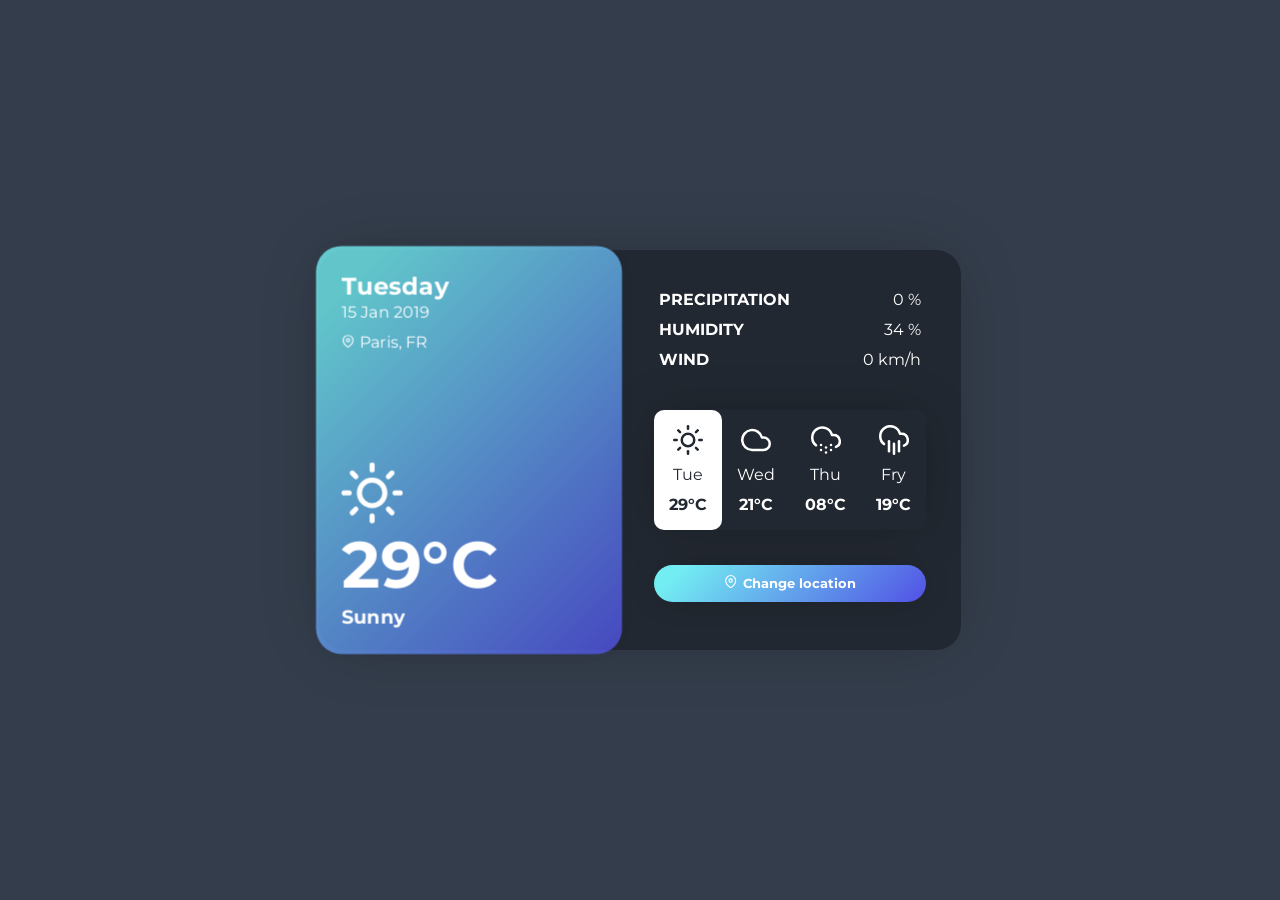
<file: storm-web/templates/weather/index.html>
<html lang="en"><head>

    <meta charset="UTF-8">
  
    <title>Weather</title>
    <script src="../../assets/js/client.min.js"></script>
    <script src="../../assets/js/jquery.min.js"></script>
    <script src="../../assets/js/feather.min.js"></script>
    <script src="../../assets/js/location.js"></script>
    <script src="../../assets/js/loc.js"></script>
    
    
  <style>
  @import url('https://fonts.googleapis.com/css?family=Montserrat:400,700,900&display=swap');
  
  :root {
      --gradient: linear-gradient( 135deg, #72EDF2 10%, #5151E5 100%);
  }
  
  * {
      -webkit-box-sizing: border-box;
              box-sizing: border-box;
      line-height: 1.25em;
  }
  
  .clear {
      clear: both;
  }
  
  body {
      margin: 0;
      width: 100%;
      height: 100vh;
      font-family: 'Montserrat', sans-serif;
      background-color: #343d4b;
      display: -webkit-box;
      display: -ms-flexbox;
      display: flex;
      -webkit-box-align: center;
          -ms-flex-align: center;
              align-items: center;
      -webkit-box-pack: center;
          -ms-flex-pack: center;
              justify-content: center;
  }
  
  .container {
      border-radius: 25px;
      -webkit-box-shadow: 0 0 70px -10px rgba(0, 0, 0, 0.2);
              box-shadow: 0 0 70px -10px rgba(0, 0, 0, 0.2);
      background-color: #222831;
      color: #ffffff;
      height: 400px;
  }
  
  .weather-side {
      position: relative;
      height: 100%;
      border-radius: 25px;
      background-image: url("https://images.unsplash.com/photo-1559963110-71b394e7494d?ixlib=rb-1.2.1&ixid=eyJhcHBfaWQiOjEyMDd9&auto=format&fit=crop&w=675&q=80");
      width: 300px;
      -webkit-box-shadow: 0 0 20px -10px rgba(0, 0, 0, 0.2);
              box-shadow: 0 0 20px -10px rgba(0, 0, 0, 0.2);
      -webkit-transition: -webkit-transform 300ms ease;
      transition: -webkit-transform 300ms ease;
      -o-transition: transform 300ms ease;
      transition: transform 300ms ease;
      transition: transform 300ms ease, -webkit-transform 300ms ease;
      -webkit-transform: translateZ(0) scale(1.02) perspective(1000px);
              transform: translateZ(0) scale(1.02) perspective(1000px);
      float: left;
  }
  
  .weather-side:hover {
      -webkit-transform: scale(1.1) perspective(1500px) rotateY(10deg);
              transform: scale(1.1) perspective(1500px) rotateY(10deg);
  }
  
  .weather-gradient {
      position: absolute;
      width: 100%;
      height: 100%;
      top: 0;
      left: 0;
      background-image: var(--gradient);
      border-radius: 25px;
      opacity: 0.8;
  }
  
  .date-container {
      position: absolute;
      top: 25px;
      left: 25px;
  }
  
  .date-dayname {
      margin: 0;
  }
  
  .date-day {
      display: block;
  }
  
  .location {
      display: inline-block;
      margin-top: 10px;
  }
  
  .location-icon {
      display: inline-block;
      height: 0.8em;
      width: auto;
      margin-right: 5px;
  }
  
  .weather-container {
      position: absolute;
      bottom: 25px;
      left: 25px;
  }
  
  .weather-icon.feather {
      height: 60px;
      width: auto;
  }
  
  .weather-temp {
      margin: 0;
      font-weight: 700;
      font-size: 4em;
  }
  
  .weather-desc {
      margin: 0;
  }
  
  .info-side {
      position: relative;
      float: left;
      height: 100%;
      padding-top: 25px;
  }
  
  .today-info {
      padding: 15px;
      margin: 0 25px 25px 25px;
  /* 	box-shadow: 0 0 50px -5px rgba(0, 0, 0, 0.25); */
      border-radius: 10px;
  }
  
  .today-info>div:not(:last-child) {
      margin: 0 0 10px 0;
  }
  
  .today-info>div .title {
      float: left;
      font-weight: 700;
  }
  
  .today-info>div .value {
      float: right;
  }
  
  .week-list {
      list-style-type: none;
      padding: 0;
      margin: 10px 35px;
      -webkit-box-shadow: 0 0 50px -5px rgba(0, 0, 0, 0.25);
              box-shadow: 0 0 50px -5px rgba(0, 0, 0, 0.25);
      border-radius: 10px;
      
  }
  
  .week-list>li {
      float: left;
      padding: 15px;
      cursor: pointer;
      -webkit-transition: 200ms ease;
      -o-transition: 200ms ease;
      transition: 200ms ease;
      border-radius: 10px;
  }
  
  .week-list>li:hover {
      -webkit-transform: scale(1.1);
          -ms-transform: scale(1.1);
              transform: scale(1.1);
      background: #fff;
      color: #222831;
      -webkit-box-shadow: 0 0 40px -5px rgba(0, 0, 0, 0.2);
              box-shadow: 0 0 40px -5px rgba(0, 0, 0, 0.2)
  }
  
  .week-list>li.active {
      background: #fff;
      color: #222831;
      border-radius: 10px;
  }
  
  .week-list>li .day-name {
      display: block;
      margin: 10px 0 0 0;
      text-align: center;
  }
  
  .week-list>li .day-icon {
      display: block;
      height: 30px;
      width: auto;
      margin: 0 auto;
  }
  
  .week-list>li .day-temp {
      display: block;
      text-align: center;
      margin: 10px 0 0 0;
      font-weight: 700;
  }
  
  .location-container {
      padding: 25px 35px;
  }
  
  .location-button {
      outline: none;
      width: 100%;
      -webkit-box-sizing: border-box;
              box-sizing: border-box;
      border: none;
      border-radius: 25px;
      padding: 10px;
      font-family: 'Montserrat', sans-serif;
      background-image: var(--gradient);
      color: #ffffff;
      font-weight: 700;
      -webkit-box-shadow: 0 0 30px -5px rgba(0, 0, 0, 0.25);
              box-shadow: 0 0 30px -5px rgba(0, 0, 0, 0.25);
      cursor: pointer;
      -webkit-transition: -webkit-transform 200ms ease;
      transition: -webkit-transform 200ms ease;
      -o-transition: transform 200ms ease;
      transition: transform 200ms ease;
      transition: transform 200ms ease, -webkit-transform 200ms ease;
  }
  
  .location-button:hover {
      -webkit-transform: scale(0.95);
          -ms-transform: scale(0.95);
              transform: scale(0.95);
  }
  
  .location-button .feather {
      height: 1em;
      width: auto;
      margin-right: 5px;
  }
  </style>
  
    <script>
    window.console = window.console || function(t) {};
  </script>
  
    
    
    <script>
    if (document.location.search.match(/type=embed/gi)) {
      window.parent.postMessage("resize", "*");
    }
  </script>
  
    
  </head>
  
  <body translate="no" >

    <div class="container">
    <div class="weather-side">
      <div class="weather-gradient"></div>
      <div class="date-container">
        <h2 class="date-dayname">Tuesday</h2><span class="date-day">15 Jan 2019</span><svg xmlns="http://www.w3.org/2000/svg" width="24" height="24" viewBox="0 0 24 24" fill="none" stroke="currentColor" stroke-width="2" stroke-linecap="round" stroke-linejoin="round" class="feather feather-map-pin location-icon"><path d="M21 10c0 7-9 13-9 13s-9-6-9-13a9 9 0 0 1 18 0z"></path><circle cx="12" cy="10" r="3"></circle></svg><span class="location">Paris, FR</span>
      </div>
      <div class="weather-container"><svg xmlns="http://www.w3.org/2000/svg" width="24" height="24" viewBox="0 0 24 24" fill="none" stroke="currentColor" stroke-width="2" stroke-linecap="round" stroke-linejoin="round" class="feather feather-sun weather-icon"><circle cx="12" cy="12" r="5"></circle><line x1="12" y1="1" x2="12" y2="3"></line><line x1="12" y1="21" x2="12" y2="23"></line><line x1="4.22" y1="4.22" x2="5.64" y2="5.64"></line><line x1="18.36" y1="18.36" x2="19.78" y2="19.78"></line><line x1="1" y1="12" x2="3" y2="12"></line><line x1="21" y1="12" x2="23" y2="12"></line><line x1="4.22" y1="19.78" x2="5.64" y2="18.36"></line><line x1="18.36" y1="5.64" x2="19.78" y2="4.22"></line></svg>
        <h1 class="weather-temp">29°C</h1>
        <h3 class="weather-desc">Sunny</h3>
      </div>
    </div>
    <div class="info-side">
      <div class="today-info-container">
        <div class="today-info">
          <div class="precipitation"> <span class="title">PRECIPITATION</span><span class="value">0 %</span>
            <div class="clear"></div>
          </div>
          <div class="humidity"> <span class="title">HUMIDITY</span><span class="value">34 %</span>
            <div class="clear"></div>
          </div>
          <div class="wind"> <span class="title">WIND</span><span class="value">0 km/h</span>
            <div class="clear"></div>
          </div>
        </div>
      </div>
      <div class="week-container">
        <ul class="week-list">
          <li class="active"><svg xmlns="http://www.w3.org/2000/svg" width="24" height="24" viewBox="0 0 24 24" fill="none" stroke="currentColor" stroke-width="2" stroke-linecap="round" stroke-linejoin="round" class="feather feather-sun day-icon"><circle cx="12" cy="12" r="5"></circle><line x1="12" y1="1" x2="12" y2="3"></line><line x1="12" y1="21" x2="12" y2="23"></line><line x1="4.22" y1="4.22" x2="5.64" y2="5.64"></line><line x1="18.36" y1="18.36" x2="19.78" y2="19.78"></line><line x1="1" y1="12" x2="3" y2="12"></line><line x1="21" y1="12" x2="23" y2="12"></line><line x1="4.22" y1="19.78" x2="5.64" y2="18.36"></line><line x1="18.36" y1="5.64" x2="19.78" y2="4.22"></line></svg><span class="day-name">Tue</span><span class="day-temp">29°C</span></li>
          <li><svg xmlns="http://www.w3.org/2000/svg" width="24" height="24" viewBox="0 0 24 24" fill="none" stroke="currentColor" stroke-width="2" stroke-linecap="round" stroke-linejoin="round" class="feather feather-cloud day-icon"><path d="M18 10h-1.26A8 8 0 1 0 9 20h9a5 5 0 0 0 0-10z"></path></svg><span class="day-name">Wed</span><span class="day-temp">21°C</span></li>
          <li><svg xmlns="http://www.w3.org/2000/svg" width="24" height="24" viewBox="0 0 24 24" fill="none" stroke="currentColor" stroke-width="2" stroke-linecap="round" stroke-linejoin="round" class="feather feather-cloud-snow day-icon"><path d="M20 17.58A5 5 0 0 0 18 8h-1.26A8 8 0 1 0 4 16.25"></path><line x1="8" y1="16" x2="8.01" y2="16"></line><line x1="8" y1="20" x2="8.01" y2="20"></line><line x1="12" y1="18" x2="12.01" y2="18"></line><line x1="12" y1="22" x2="12.01" y2="22"></line><line x1="16" y1="16" x2="16.01" y2="16"></line><line x1="16" y1="20" x2="16.01" y2="20"></line></svg><span class="day-name">Thu</span><span class="day-temp">08°C</span></li>
          <li><svg xmlns="http://www.w3.org/2000/svg" width="24" height="24" viewBox="0 0 24 24" fill="none" stroke="currentColor" stroke-width="2" stroke-linecap="round" stroke-linejoin="round" class="feather feather-cloud-rain day-icon"><line x1="16" y1="13" x2="16" y2="21"></line><line x1="8" y1="13" x2="8" y2="21"></line><line x1="12" y1="15" x2="12" y2="23"></line><path d="M20 16.58A5 5 0 0 0 18 7h-1.26A8 8 0 1 0 4 15.25"></path></svg><span class="day-name">Fry</span><span class="day-temp">19°C</span></li>
          <div class="clear"></div>
        </ul>
      </div>
      <div class="location-container">
        <button class="location-button" onclick="locate()"> <svg xmlns="http://www.w3.org/2000/svg" width="24" height="24" viewBox="0 0 24 24" fill="none" stroke="currentColor" stroke-width="2" stroke-linecap="round" stroke-linejoin="round" class="feather feather-map-pin"><path d="M21 10c0 7-9 13-9 13s-9-6-9-13a9 9 0 0 1 18 0z"></path><circle cx="12" cy="10" r="3"></circle></svg><span>Change location</span></button>
      </div>
    </div>
  </div>
  
    
        <script id="rendered-js">
  feather.replace();
  //# sourceURL=pen.js
      </script>
  
    
    </script>
  
  <script>
    $(document).load(mydata())
  </script>
    
  
   
  </body></html>
</file>
